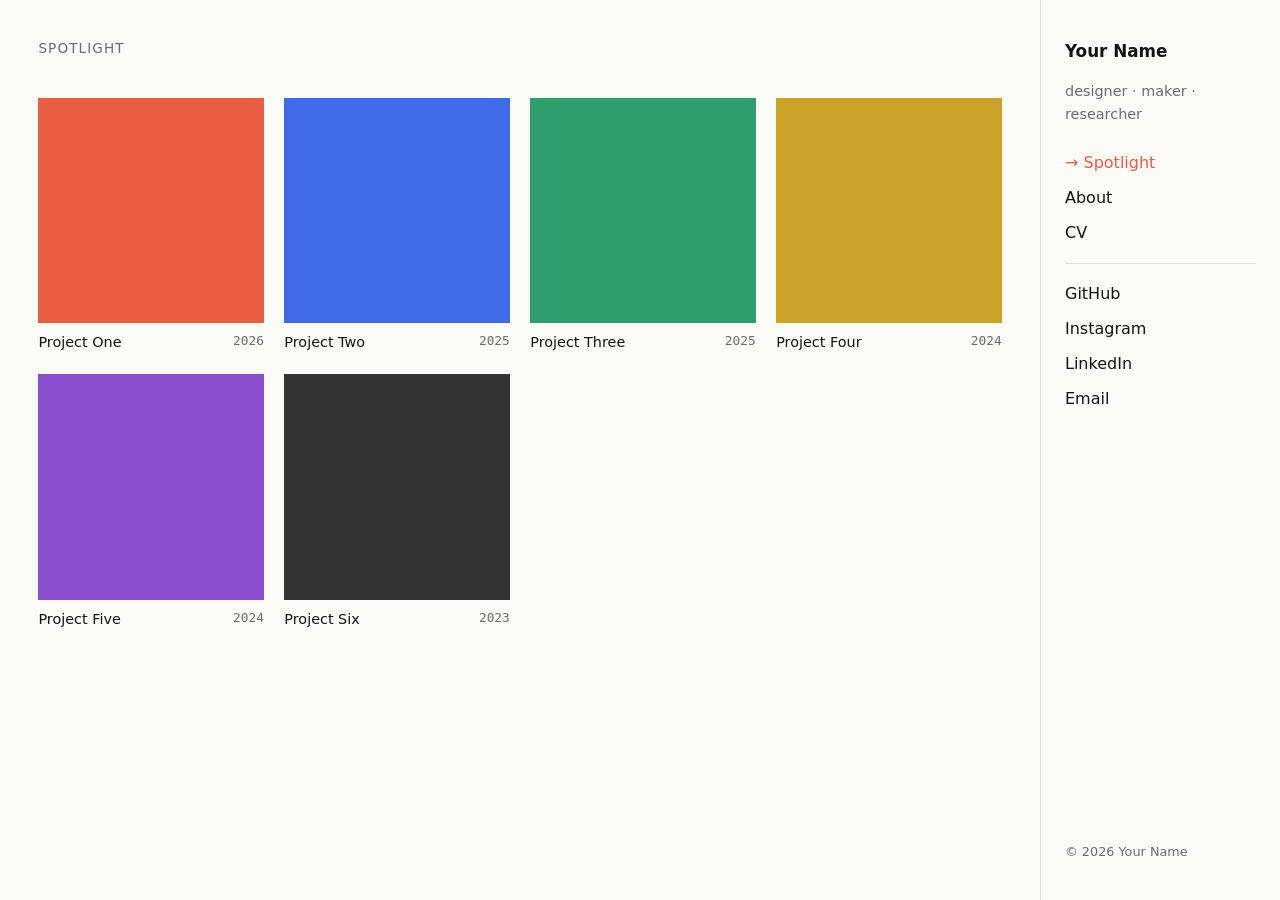
<file: index.html>
<!doctype html>
<html lang="en">
<head>
  <meta charset="utf-8">
  <meta name="viewport" content="width=device-width, initial-scale=1">
  <title>Spotlight — Portfolio</title>
  <meta name="description" content="Selected projects.">
  <link rel="stylesheet" href="assets/css/style.css">
</head>
<body data-root="">
  <div class="layout">
    <main class="content">
      <h1 class="page-title">Spotlight</h1>
      <!-- Tiles are generated from assets/js/data.js -->
      <ul class="grid" id="project-grid"></ul>
    </main>
    <aside class="sidebar" id="sidebar"></aside>
  </div>

  <script src="assets/js/data.js"></script>
  <script src="assets/js/site.js"></script>
</body>
</html>
</file>
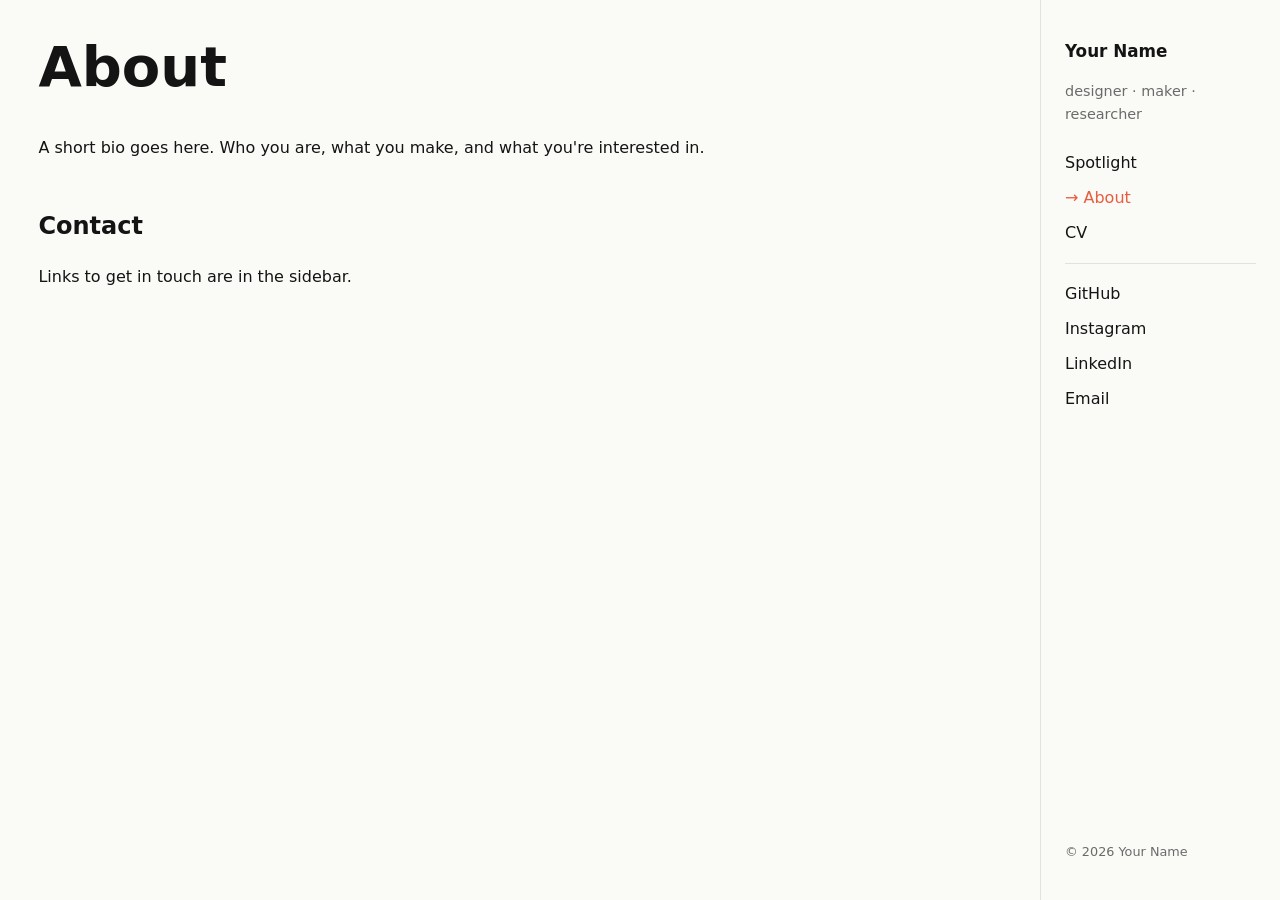
<file: about.html>
<!doctype html>
<html lang="en">
<head>
  <meta charset="utf-8">
  <meta name="viewport" content="width=device-width, initial-scale=1">
  <title>About — Portfolio</title>
  <link rel="stylesheet" href="assets/css/style.css">
</head>
<body data-root="">
  <div class="layout">
    <main class="content">
      <header class="project-header">
        <h1>About</h1>
      </header>
      <div class="prose">
        <p>A short bio goes here. Who you are, what you make, and what you're interested in.</p>
        <h2>Contact</h2>
        <p>Links to get in touch are in the sidebar.</p>
      </div>
    </main>
    <aside class="sidebar" id="sidebar"></aside>
  </div>

  <script src="assets/js/data.js"></script>
  <script src="assets/js/site.js"></script>
</body>
</html>
</file>
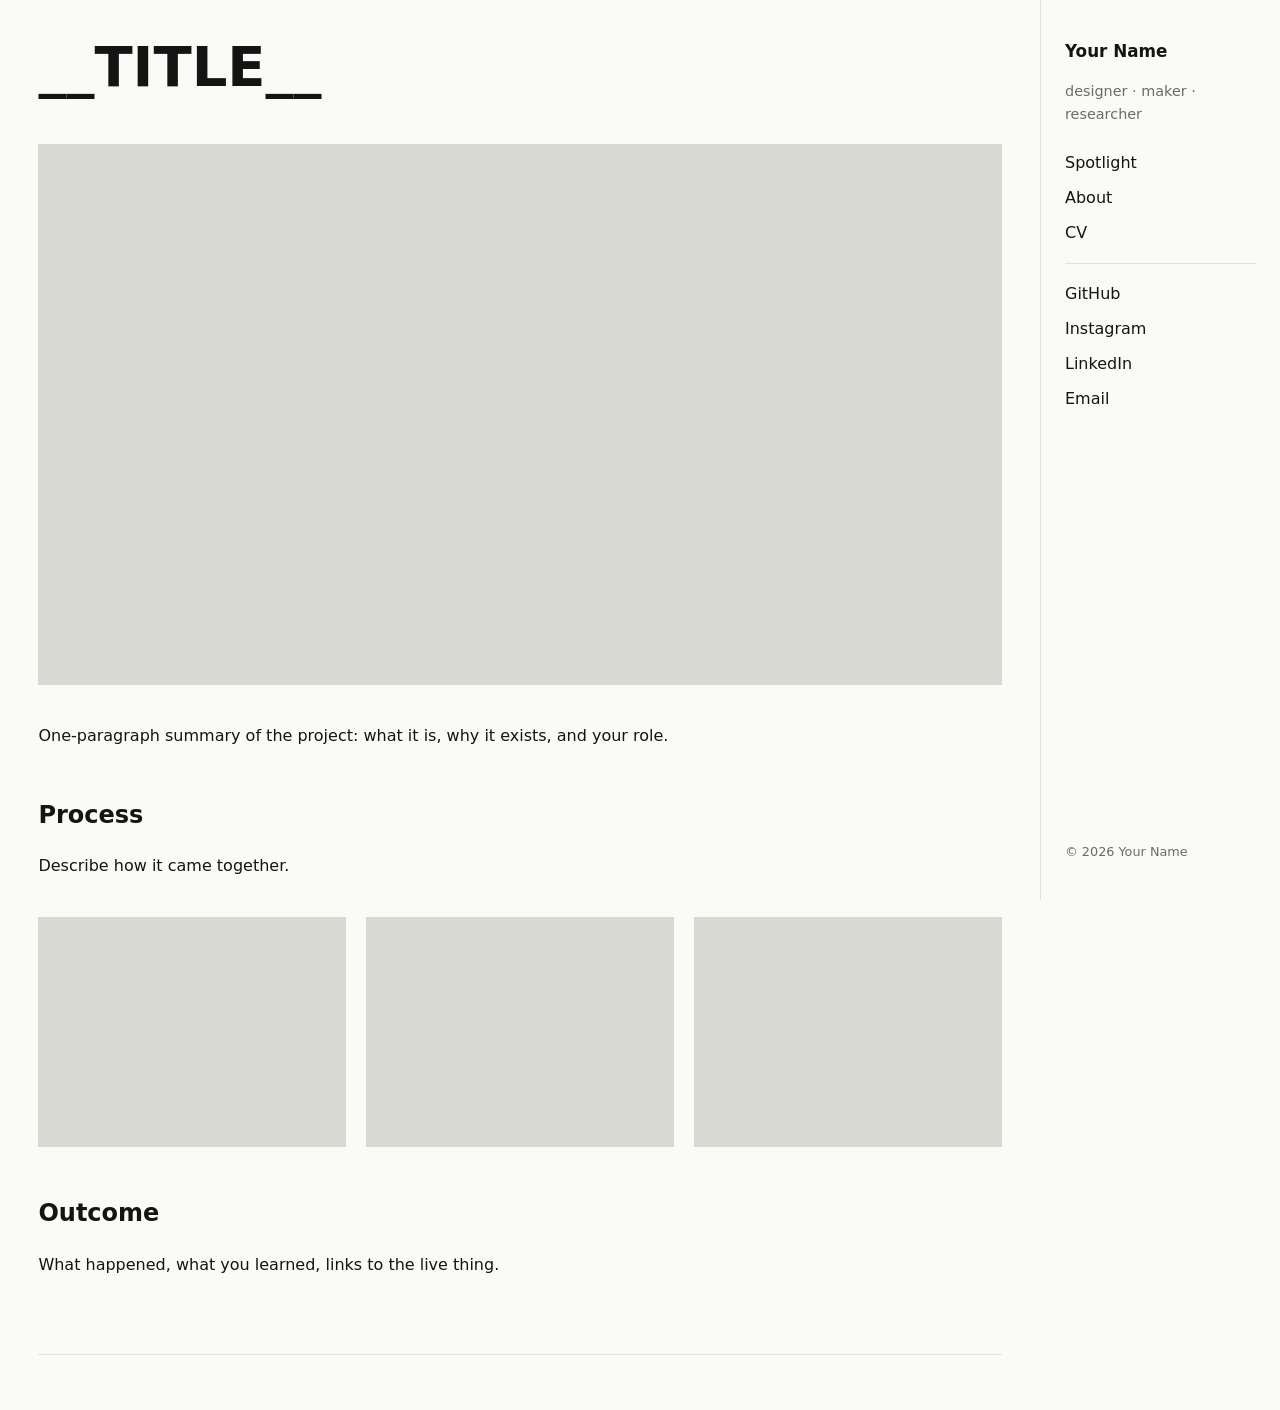
<file: projects/_template.html>
<!doctype html>
<!--
  Project page template. To add a project:
    1. Add an entry to `projects` in assets/js/data.js (pick a slug).
    2. Copy this file to projects/<slug>.html and set data-project="<slug>".
    3. Replace the placeholder content below.
  Title, year, tags and prev/next links are filled in from data.js.
  (Files starting with "_" are not published by GitHub Pages.)
-->
<html lang="en">
<head>
  <meta charset="utf-8">
  <meta name="viewport" content="width=device-width, initial-scale=1">
  <title>__TITLE__ — Portfolio</title>
  <link rel="stylesheet" href="../assets/css/style.css">
</head>
<body data-root="../" data-project="__SLUG__">
  <div class="layout">
    <main class="content">
      <header class="project-header">
        <h1 data-fill="title">__TITLE__</h1>
        <div class="project-meta">
          <span data-fill="year"></span>
          <span data-fill="tags"></span>
        </div>
      </header>

      <!-- Swap for <img class="hero" src="../assets/img/__SLUG__/hero.jpg" alt=""> -->
      <div class="hero"></div>

      <div class="prose">
        <p>One-paragraph summary of the project: what it is, why it exists, and your role.</p>
        <h2>Process</h2>
        <p>Describe how it came together.</p>
      </div>

      <div class="gallery">
        <div></div>
        <div></div>
        <div></div>
      </div>

      <div class="prose">
        <h2>Outcome</h2>
        <p>What happened, what you learned, links to the live thing.</p>
      </div>

      <nav class="pager" id="project-pager" aria-label="Projects"></nav>
    </main>
    <aside class="sidebar" id="sidebar"></aside>
  </div>

  <script src="../assets/js/data.js"></script>
  <script src="../assets/js/site.js"></script>
</body>
</html>
</file>
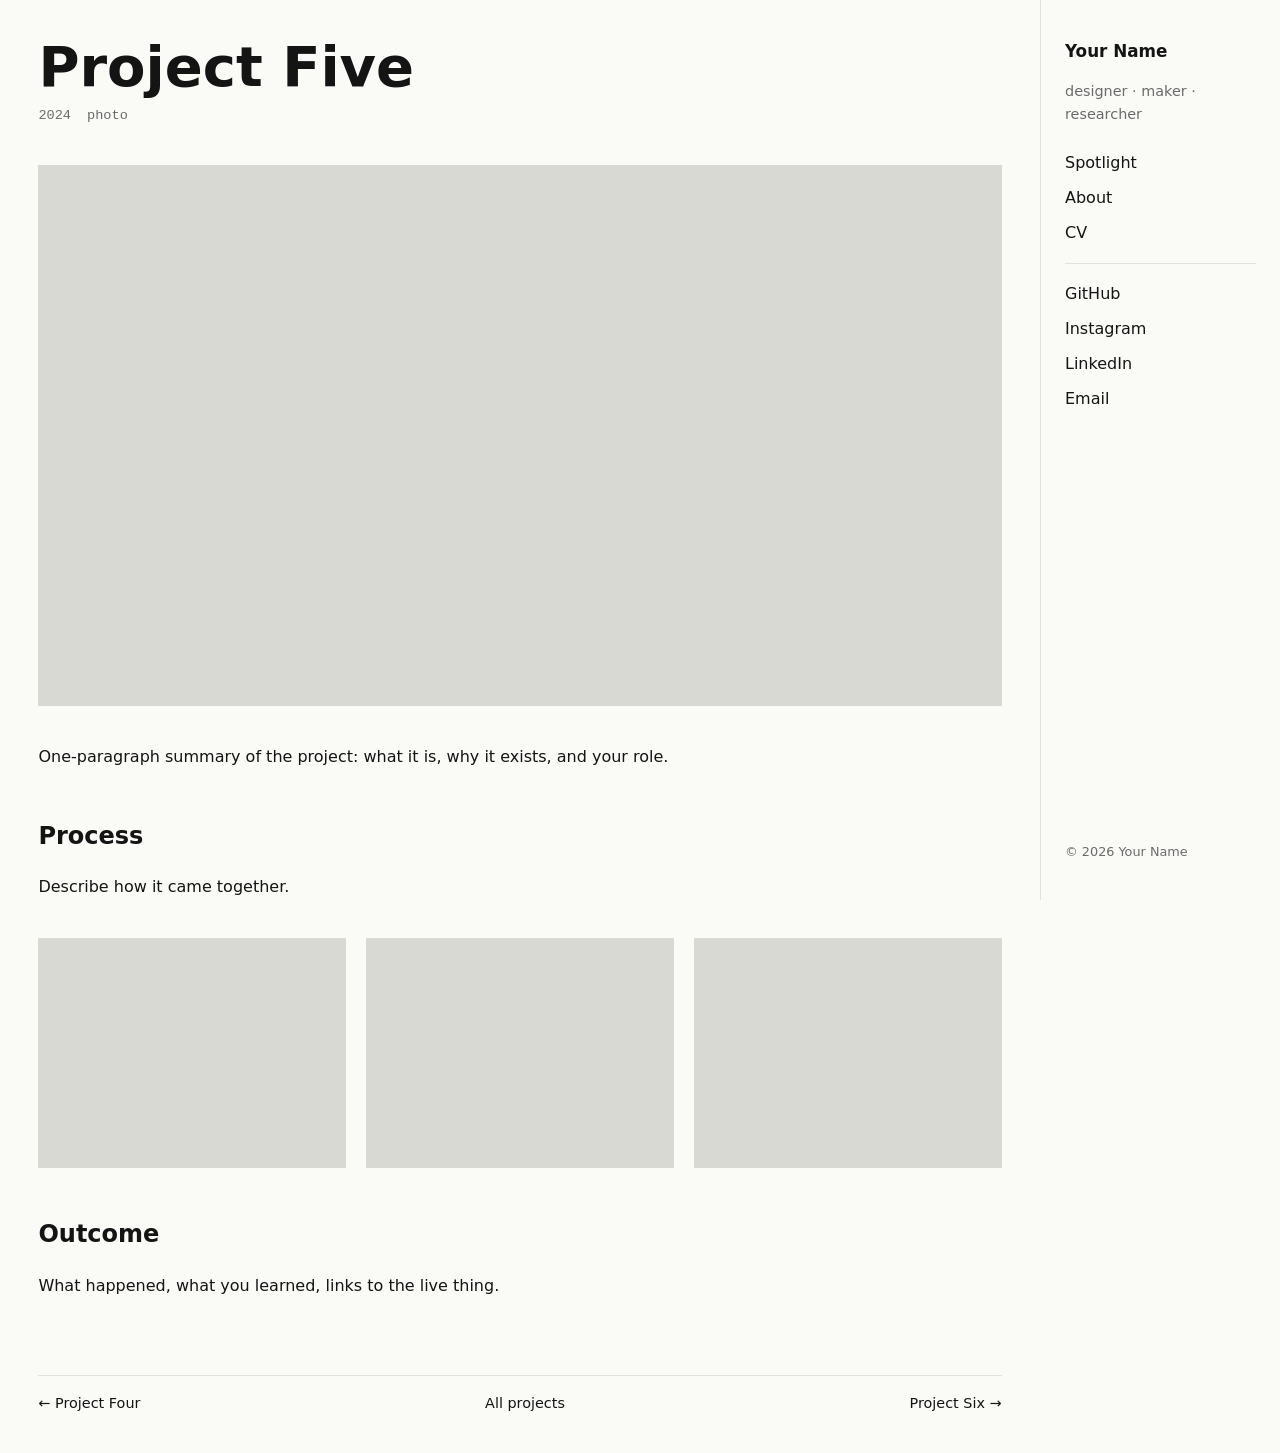
<file: projects/project-five.html>
<!doctype html>
<html lang="en">
<head>
  <meta charset="utf-8">
  <meta name="viewport" content="width=device-width, initial-scale=1">
  <title>Project Five — Portfolio</title>
  <link rel="stylesheet" href="../assets/css/style.css">
</head>
<body data-root="../" data-project="project-five">
  <div class="layout">
    <main class="content">
      <header class="project-header">
        <h1 data-fill="title">Project Five</h1>
        <div class="project-meta">
          <span data-fill="year"></span>
          <span data-fill="tags"></span>
        </div>
      </header>

      <!-- Swap for <img class="hero" src="../assets/img/project-five/hero.jpg" alt=""> -->
      <div class="hero"></div>

      <div class="prose">
        <p>One-paragraph summary of the project: what it is, why it exists, and your role.</p>
        <h2>Process</h2>
        <p>Describe how it came together.</p>
      </div>

      <div class="gallery">
        <div></div>
        <div></div>
        <div></div>
      </div>

      <div class="prose">
        <h2>Outcome</h2>
        <p>What happened, what you learned, links to the live thing.</p>
      </div>

      <nav class="pager" id="project-pager" aria-label="Projects"></nav>
    </main>
    <aside class="sidebar" id="sidebar"></aside>
  </div>

  <script src="../assets/js/data.js"></script>
  <script src="../assets/js/site.js"></script>
</body>
</html>
</file>
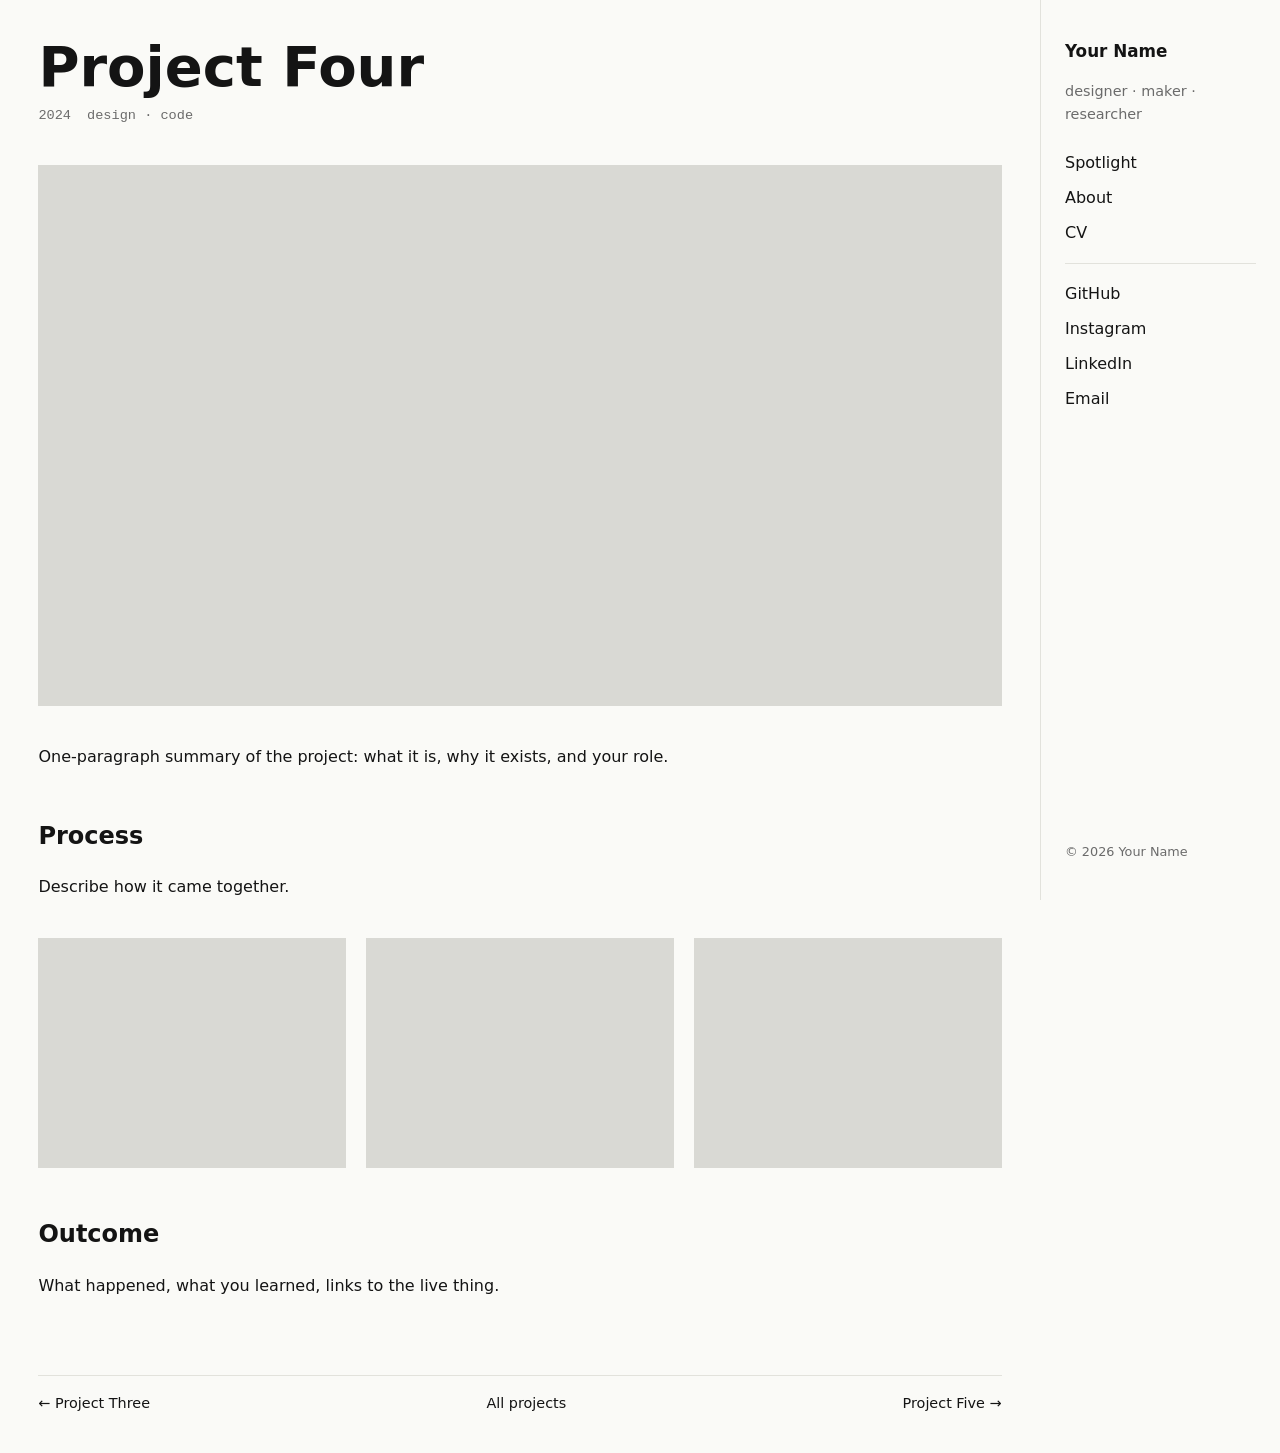
<file: projects/project-four.html>
<!doctype html>
<html lang="en">
<head>
  <meta charset="utf-8">
  <meta name="viewport" content="width=device-width, initial-scale=1">
  <title>Project Four — Portfolio</title>
  <link rel="stylesheet" href="../assets/css/style.css">
</head>
<body data-root="../" data-project="project-four">
  <div class="layout">
    <main class="content">
      <header class="project-header">
        <h1 data-fill="title">Project Four</h1>
        <div class="project-meta">
          <span data-fill="year"></span>
          <span data-fill="tags"></span>
        </div>
      </header>

      <!-- Swap for <img class="hero" src="../assets/img/project-four/hero.jpg" alt=""> -->
      <div class="hero"></div>

      <div class="prose">
        <p>One-paragraph summary of the project: what it is, why it exists, and your role.</p>
        <h2>Process</h2>
        <p>Describe how it came together.</p>
      </div>

      <div class="gallery">
        <div></div>
        <div></div>
        <div></div>
      </div>

      <div class="prose">
        <h2>Outcome</h2>
        <p>What happened, what you learned, links to the live thing.</p>
      </div>

      <nav class="pager" id="project-pager" aria-label="Projects"></nav>
    </main>
    <aside class="sidebar" id="sidebar"></aside>
  </div>

  <script src="../assets/js/data.js"></script>
  <script src="../assets/js/site.js"></script>
</body>
</html>
</file>
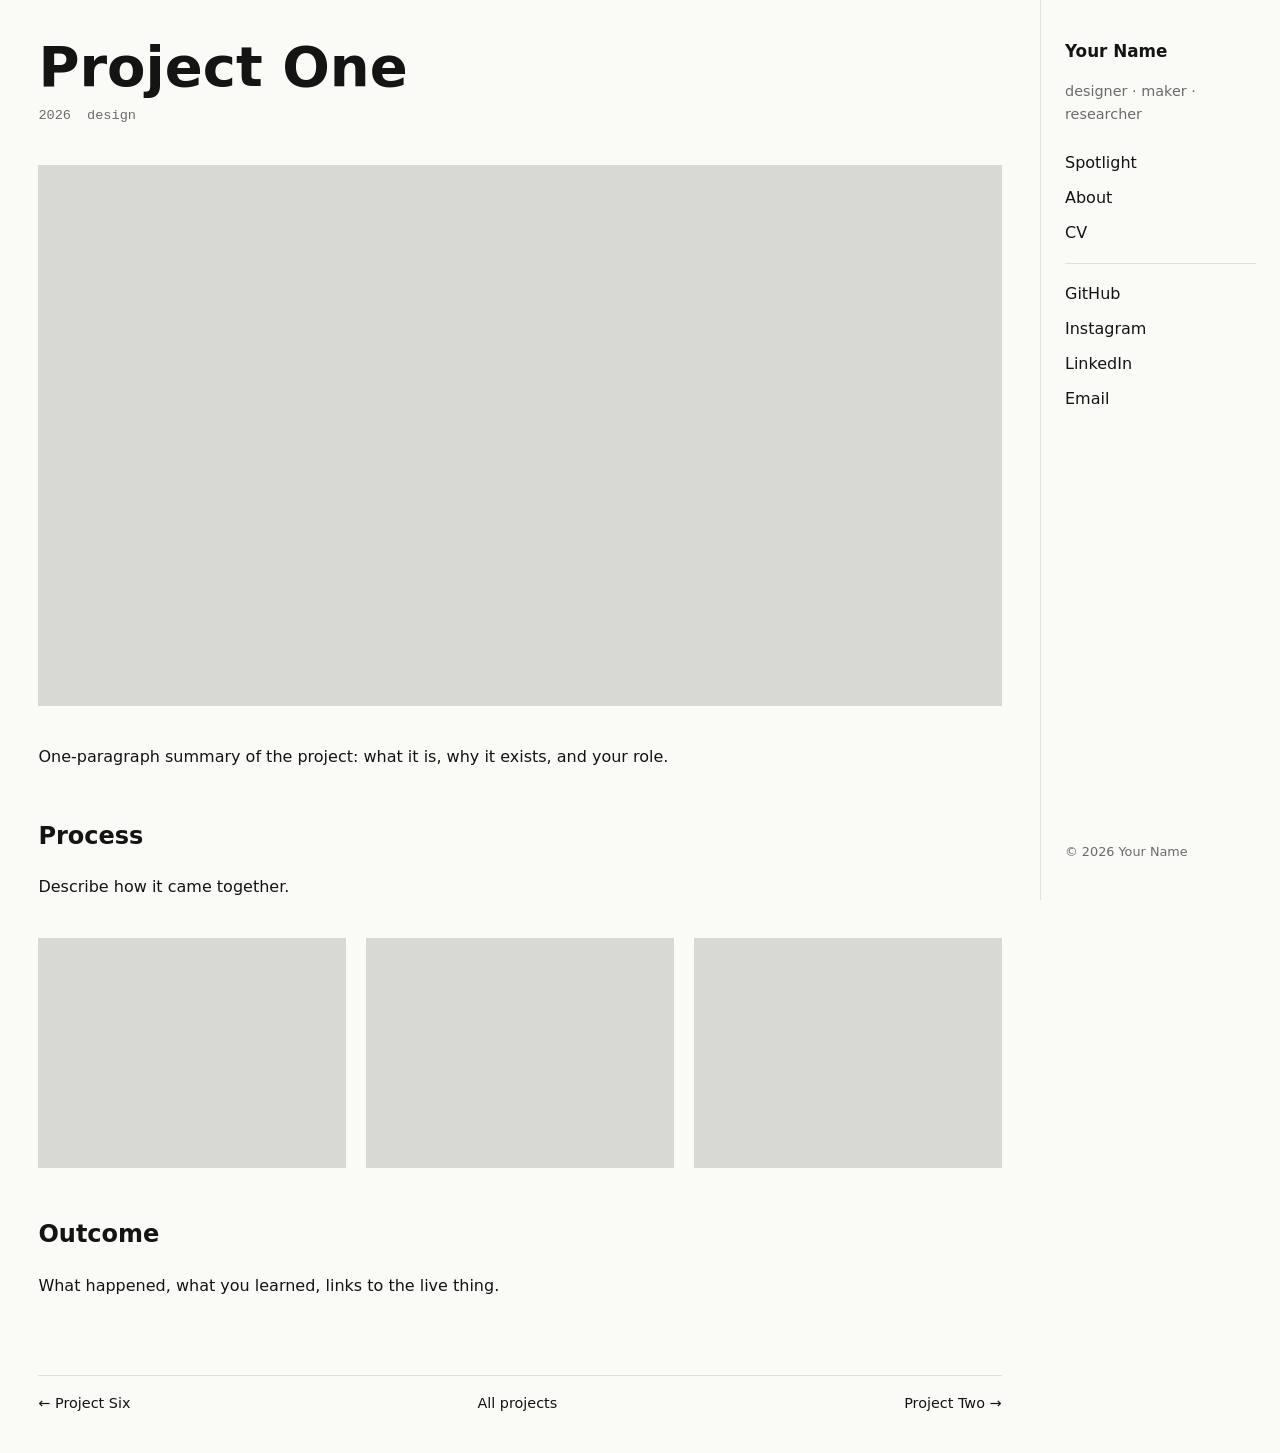
<file: projects/project-one.html>
<!doctype html>
<html lang="en">
<head>
  <meta charset="utf-8">
  <meta name="viewport" content="width=device-width, initial-scale=1">
  <title>Project One — Portfolio</title>
  <link rel="stylesheet" href="../assets/css/style.css">
</head>
<body data-root="../" data-project="project-one">
  <div class="layout">
    <main class="content">
      <header class="project-header">
        <h1 data-fill="title">Project One</h1>
        <div class="project-meta">
          <span data-fill="year"></span>
          <span data-fill="tags"></span>
        </div>
      </header>

      <!-- Swap for <img class="hero" src="../assets/img/project-one/hero.jpg" alt=""> -->
      <div class="hero"></div>

      <div class="prose">
        <p>One-paragraph summary of the project: what it is, why it exists, and your role.</p>
        <h2>Process</h2>
        <p>Describe how it came together.</p>
      </div>

      <div class="gallery">
        <div></div>
        <div></div>
        <div></div>
      </div>

      <div class="prose">
        <h2>Outcome</h2>
        <p>What happened, what you learned, links to the live thing.</p>
      </div>

      <nav class="pager" id="project-pager" aria-label="Projects"></nav>
    </main>
    <aside class="sidebar" id="sidebar"></aside>
  </div>

  <script src="../assets/js/data.js"></script>
  <script src="../assets/js/site.js"></script>
</body>
</html>
</file>
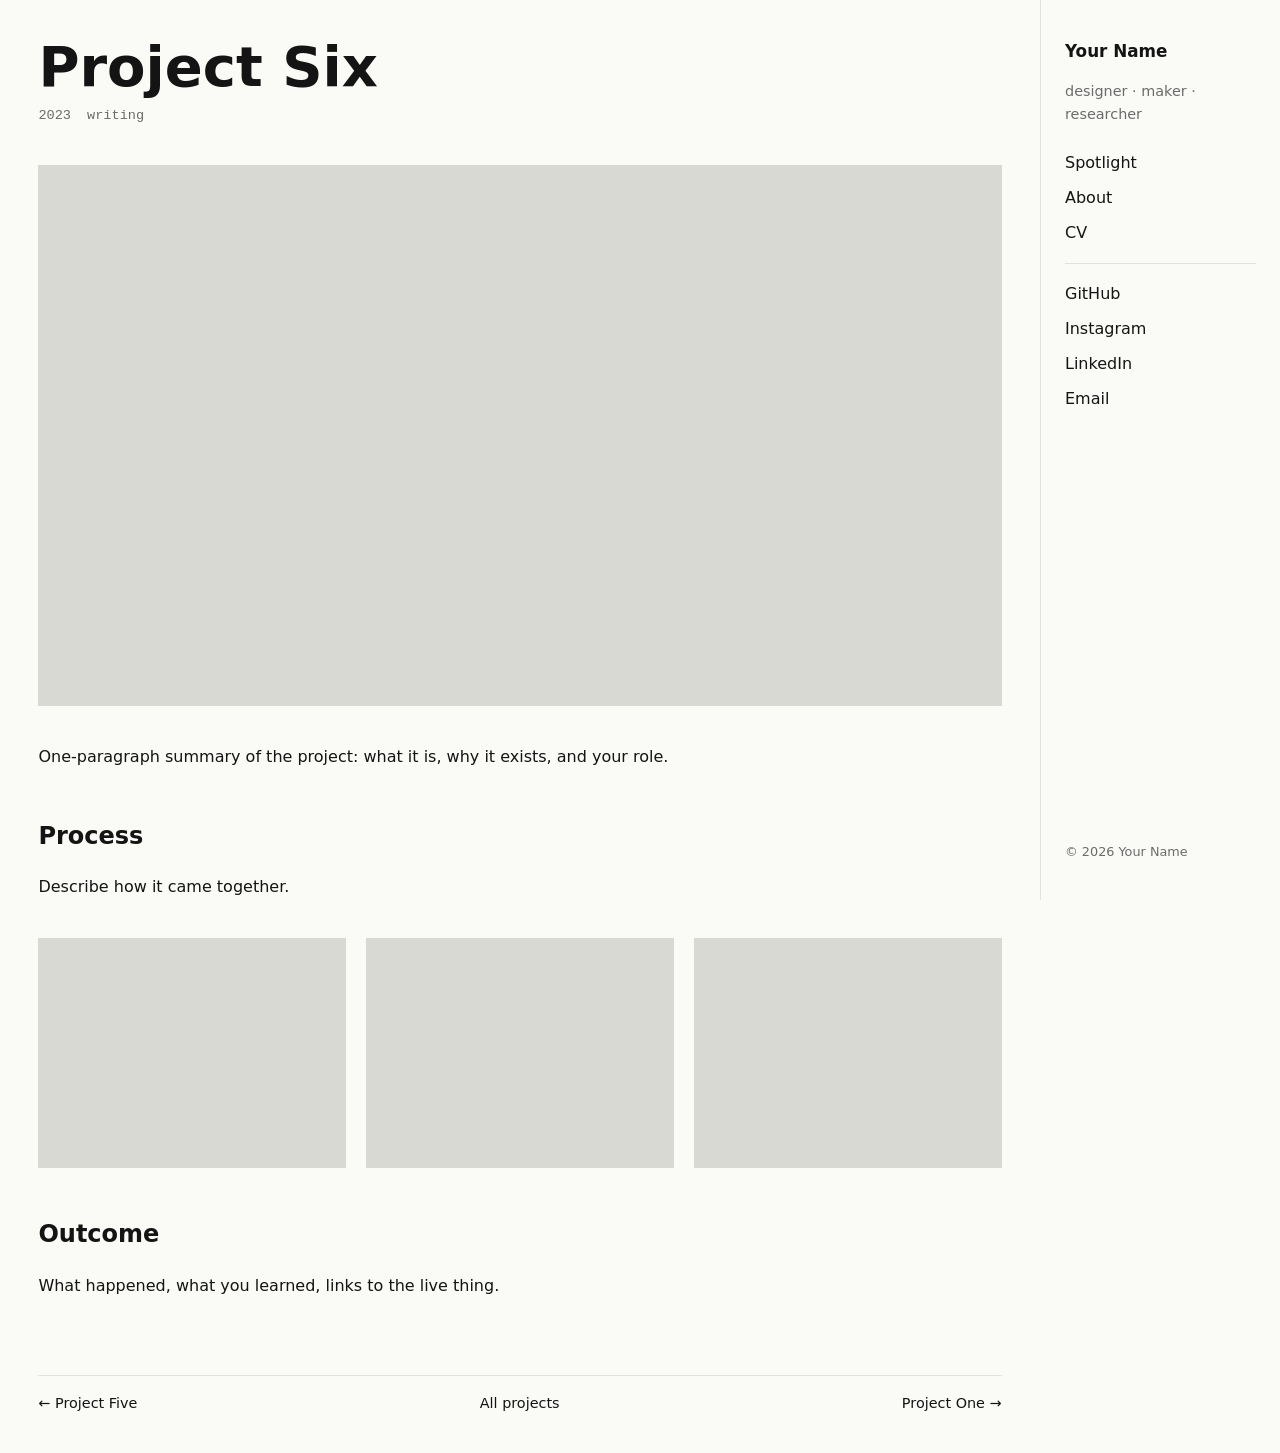
<file: projects/project-six.html>
<!doctype html>
<html lang="en">
<head>
  <meta charset="utf-8">
  <meta name="viewport" content="width=device-width, initial-scale=1">
  <title>Project Six — Portfolio</title>
  <link rel="stylesheet" href="../assets/css/style.css">
</head>
<body data-root="../" data-project="project-six">
  <div class="layout">
    <main class="content">
      <header class="project-header">
        <h1 data-fill="title">Project Six</h1>
        <div class="project-meta">
          <span data-fill="year"></span>
          <span data-fill="tags"></span>
        </div>
      </header>

      <!-- Swap for <img class="hero" src="../assets/img/project-six/hero.jpg" alt=""> -->
      <div class="hero"></div>

      <div class="prose">
        <p>One-paragraph summary of the project: what it is, why it exists, and your role.</p>
        <h2>Process</h2>
        <p>Describe how it came together.</p>
      </div>

      <div class="gallery">
        <div></div>
        <div></div>
        <div></div>
      </div>

      <div class="prose">
        <h2>Outcome</h2>
        <p>What happened, what you learned, links to the live thing.</p>
      </div>

      <nav class="pager" id="project-pager" aria-label="Projects"></nav>
    </main>
    <aside class="sidebar" id="sidebar"></aside>
  </div>

  <script src="../assets/js/data.js"></script>
  <script src="../assets/js/site.js"></script>
</body>
</html>
</file>
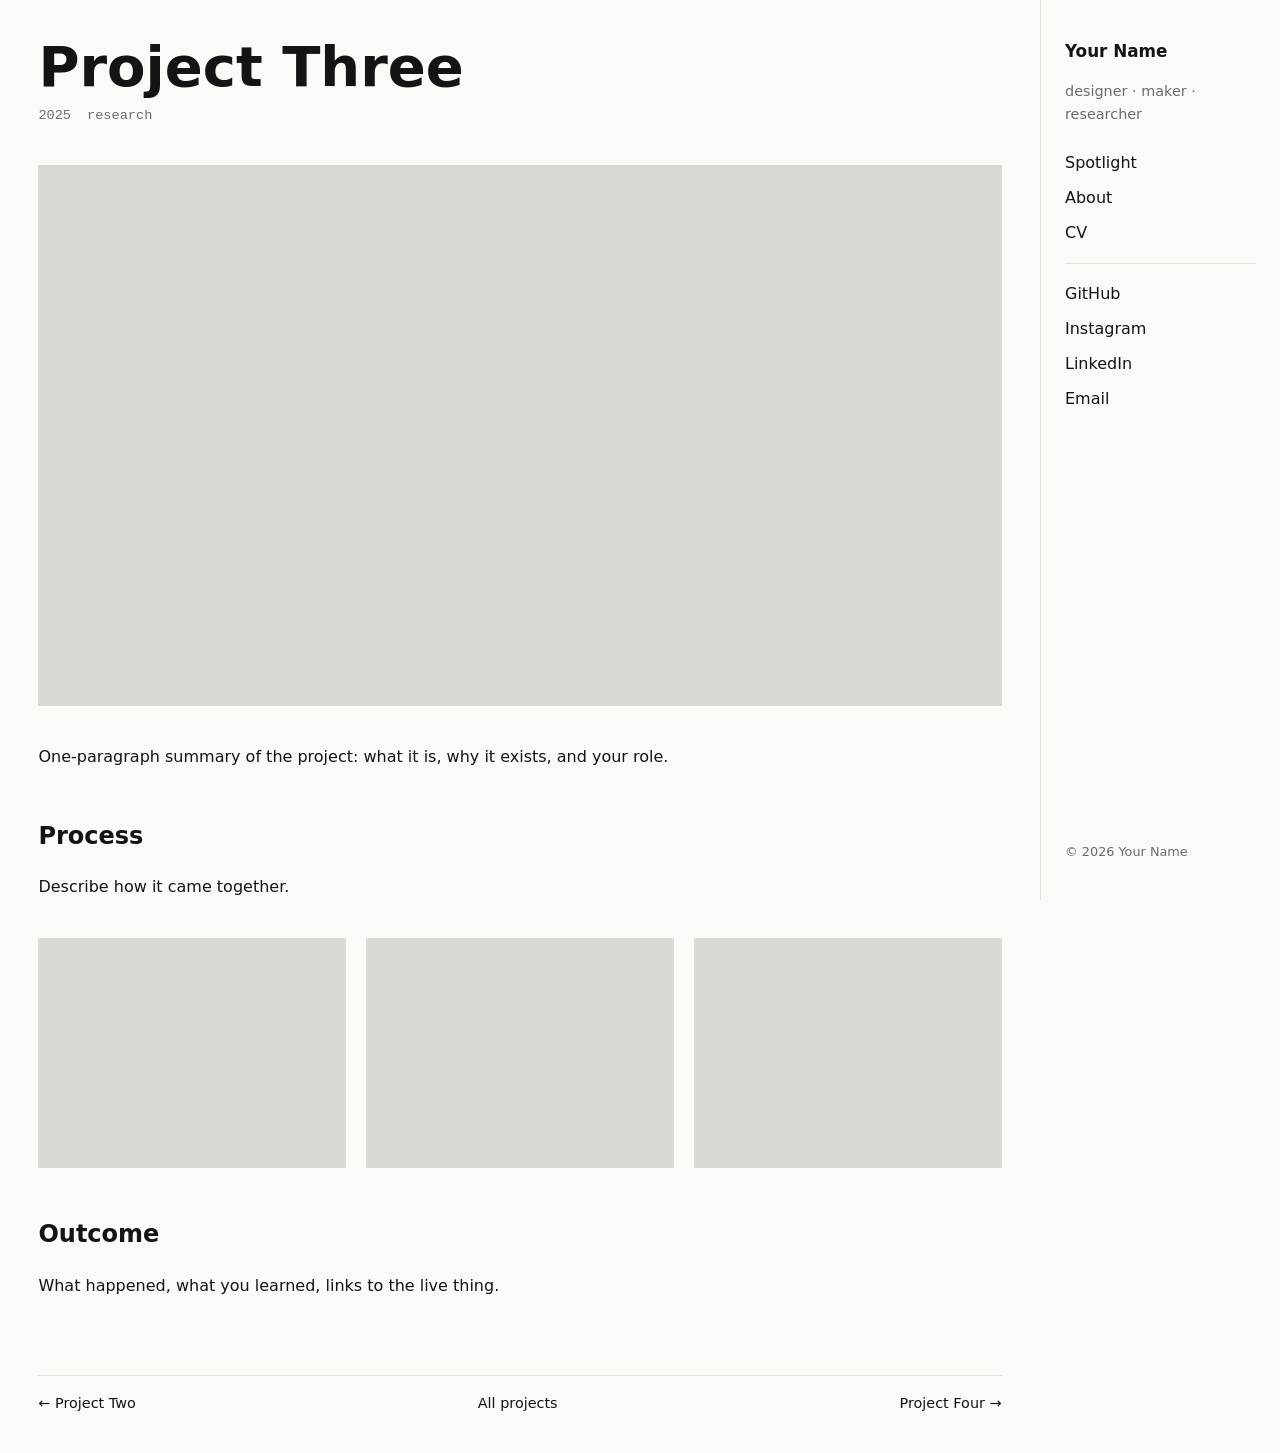
<file: projects/project-three.html>
<!doctype html>
<html lang="en">
<head>
  <meta charset="utf-8">
  <meta name="viewport" content="width=device-width, initial-scale=1">
  <title>Project Three — Portfolio</title>
  <link rel="stylesheet" href="../assets/css/style.css">
</head>
<body data-root="../" data-project="project-three">
  <div class="layout">
    <main class="content">
      <header class="project-header">
        <h1 data-fill="title">Project Three</h1>
        <div class="project-meta">
          <span data-fill="year"></span>
          <span data-fill="tags"></span>
        </div>
      </header>

      <!-- Swap for <img class="hero" src="../assets/img/project-three/hero.jpg" alt=""> -->
      <div class="hero"></div>

      <div class="prose">
        <p>One-paragraph summary of the project: what it is, why it exists, and your role.</p>
        <h2>Process</h2>
        <p>Describe how it came together.</p>
      </div>

      <div class="gallery">
        <div></div>
        <div></div>
        <div></div>
      </div>

      <div class="prose">
        <h2>Outcome</h2>
        <p>What happened, what you learned, links to the live thing.</p>
      </div>

      <nav class="pager" id="project-pager" aria-label="Projects"></nav>
    </main>
    <aside class="sidebar" id="sidebar"></aside>
  </div>

  <script src="../assets/js/data.js"></script>
  <script src="../assets/js/site.js"></script>
</body>
</html>
</file>
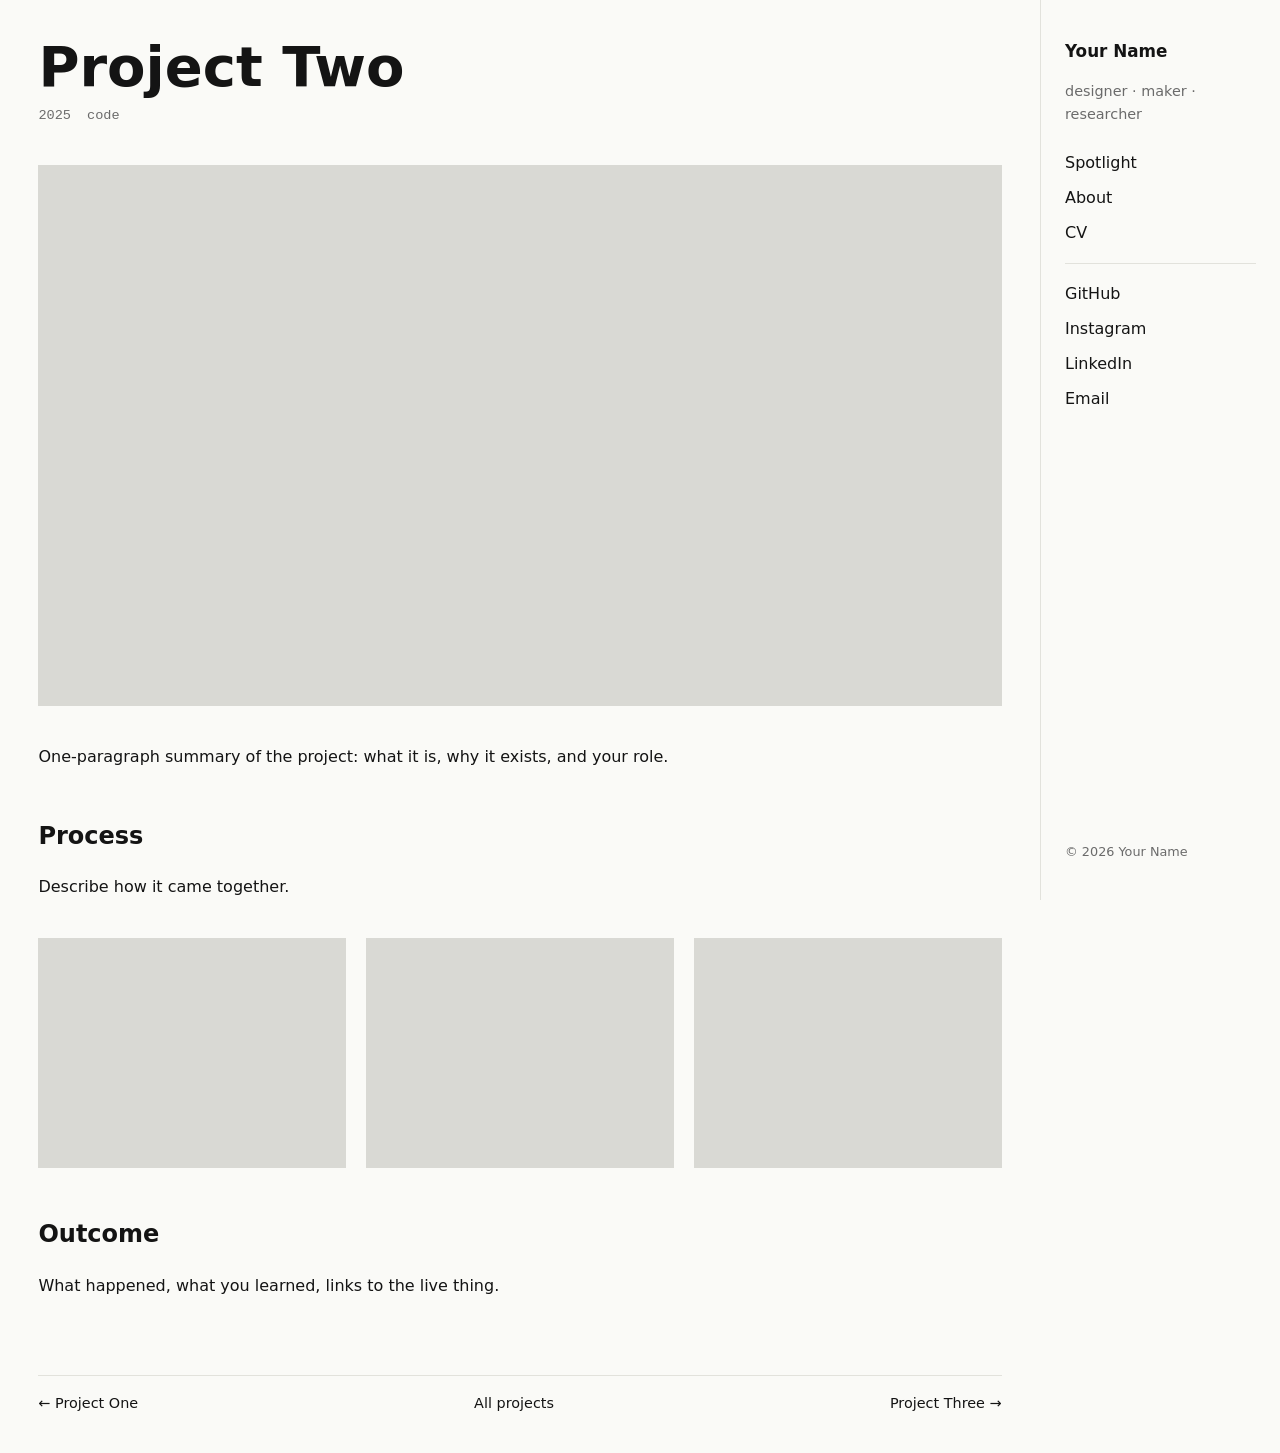
<file: projects/project-two.html>
<!doctype html>
<html lang="en">
<head>
  <meta charset="utf-8">
  <meta name="viewport" content="width=device-width, initial-scale=1">
  <title>Project Two — Portfolio</title>
  <link rel="stylesheet" href="../assets/css/style.css">
</head>
<body data-root="../" data-project="project-two">
  <div class="layout">
    <main class="content">
      <header class="project-header">
        <h1 data-fill="title">Project Two</h1>
        <div class="project-meta">
          <span data-fill="year"></span>
          <span data-fill="tags"></span>
        </div>
      </header>

      <!-- Swap for <img class="hero" src="../assets/img/project-two/hero.jpg" alt=""> -->
      <div class="hero"></div>

      <div class="prose">
        <p>One-paragraph summary of the project: what it is, why it exists, and your role.</p>
        <h2>Process</h2>
        <p>Describe how it came together.</p>
      </div>

      <div class="gallery">
        <div></div>
        <div></div>
        <div></div>
      </div>

      <div class="prose">
        <h2>Outcome</h2>
        <p>What happened, what you learned, links to the live thing.</p>
      </div>

      <nav class="pager" id="project-pager" aria-label="Projects"></nav>
    </main>
    <aside class="sidebar" id="sidebar"></aside>
  </div>

  <script src="../assets/js/data.js"></script>
  <script src="../assets/js/site.js"></script>
</body>
</html>
</file>
<file: assets/css/style.css>
/* ============================================================
   Tokens — change these to restyle the whole site
   ============================================================ */
:root {
  --bg: #fafaf7;
  --fg: #141414;
  --muted: #6b6b6b;
  --line: #e2e2dc;
  --accent: #e85d3f;
  --tile-fallback: #d9d9d4;

  --sidebar-width: 240px;
  --gutter: clamp(16px, 3vw, 40px);
  --grid-gap: clamp(12px, 1.6vw, 24px);
  --tile-min: 220px;          /* smallest tile width before the grid reflows */

  --font: "Inter", system-ui, -apple-system, "Segoe UI", sans-serif;
  --font-mono: ui-monospace, "SF Mono", Menlo, monospace;
}

@media (prefers-color-scheme: dark) {
  :root {
    --bg: #111111;
    --fg: #f0f0ec;
    --muted: #9a9a94;
    --line: #2a2a2a;
    --tile-fallback: #2a2a2a;
  }
}

/* ============================================================
   Base
   ============================================================ */
*, *::before, *::after { box-sizing: border-box; }

html { -webkit-text-size-adjust: 100%; }

body {
  margin: 0;
  background: var(--bg);
  color: var(--fg);
  font-family: var(--font);
  font-size: 16px;
  line-height: 1.55;
}

a { color: inherit; }
img { max-width: 100%; display: block; }

/* ============================================================
   Layout: content on the left, sidebar fixed on the right
   ============================================================ */
.layout {
  display: grid;
  grid-template-columns: minmax(0, 1fr) var(--sidebar-width);
  min-height: 100vh;
}

.content {
  padding: var(--gutter);
  min-width: 0;
}

.sidebar {
  position: sticky;
  top: 0;
  height: 100vh;
  overflow-y: auto;
  border-left: 1px solid var(--line);
  padding: var(--gutter) 24px;
  display: flex;
  flex-direction: column;
  gap: 16px;
}

.sidebar-header {
  display: flex;
  justify-content: space-between;
  align-items: baseline;
}

.site-name {
  font-weight: 600;
  font-size: 1.05rem;
  text-decoration: none;
}

.menu-toggle {
  display: none;
  font: inherit;
  font-size: 0.9rem;
  background: none;
  border: 1px solid var(--line);
  color: var(--fg);
  padding: 4px 12px;
  border-radius: 999px;
  cursor: pointer;
}

.sidebar-body {
  display: flex;
  flex-direction: column;
  flex: 1;
  gap: 24px;
}

.tagline {
  margin: 0;
  color: var(--muted);
  font-size: 0.9rem;
}

.sidebar-nav ul {
  list-style: none;
  margin: 0;
  padding: 0;
  display: flex;
  flex-direction: column;
  gap: 6px;
}

.sidebar-nav a {
  text-decoration: none;
  display: inline-block;
  padding: 2px 0;
  transition: color 0.15s;
}

.sidebar-nav a:hover,
.sidebar-nav a[aria-current="page"] { color: var(--accent); }

.sidebar-nav a[aria-current="page"]::before { content: "→ "; }

.sidebar-nav .divider {
  height: 1px;
  background: var(--line);
  margin: 10px 0;
}

.copyright {
  margin: auto 0 0;
  font-size: 0.8rem;
  color: var(--muted);
}

/* ============================================================
   Spotlight grid — square tiles
   ============================================================ */
.page-title {
  font-size: 0.85rem;
  font-weight: 500;
  letter-spacing: 0.08em;
  text-transform: uppercase;
  color: var(--muted);
  margin: 0 0 var(--gutter);
}

.grid {
  list-style: none;
  margin: 0;
  padding: 0;
  display: grid;
  grid-template-columns: repeat(auto-fill, minmax(min(var(--tile-min), 100%), 1fr));
  gap: var(--grid-gap);
}

.tile {
  display: block;
  text-decoration: none;
}

.tile-thumb {
  aspect-ratio: 1 / 1;
  background-size: cover;
  background-position: center;
  transition: transform 0.25s ease, filter 0.25s ease;
}

.tile:hover .tile-thumb,
.tile:focus-visible .tile-thumb {
  transform: scale(0.97);
  filter: brightness(1.05);
}

.tile-meta {
  display: flex;
  justify-content: space-between;
  gap: 8px;
  padding-top: 8px;
  font-size: 0.9rem;
}

.tile-year {
  color: var(--muted);
  font-family: var(--font-mono);
  font-size: 0.8rem;
}

.tile:focus-visible { outline: 2px solid var(--accent); outline-offset: 4px; }

/* ============================================================
   Project & text pages
   ============================================================ */
.project-header { margin-bottom: var(--gutter); }

.project-header h1 {
  font-size: clamp(2rem, 5vw, 3.5rem);
  line-height: 1.05;
  margin: 0 0 8px;
}

.project-meta {
  color: var(--muted);
  font-family: var(--font-mono);
  font-size: 0.85rem;
  display: flex;
  gap: 16px;
  flex-wrap: wrap;
}

.prose { max-width: 68ch; }
.prose h2 { margin-top: 2em; }

.hero {
  aspect-ratio: 16 / 9;
  background: var(--tile-fallback);
  margin-bottom: var(--gutter);
}

.gallery {
  display: grid;
  grid-template-columns: repeat(auto-fill, minmax(min(280px, 100%), 1fr));
  gap: var(--grid-gap);
  margin: var(--gutter) 0;
}

.gallery > * {
  aspect-ratio: 4 / 3;
  background: var(--tile-fallback);
  object-fit: cover;
  width: 100%;
}

.pager {
  display: flex;
  justify-content: space-between;
  gap: 16px;
  flex-wrap: wrap;
  border-top: 1px solid var(--line);
  margin-top: calc(var(--gutter) * 2);
  padding-top: 16px;
  font-size: 0.9rem;
}

.pager a { text-decoration: none; }
.pager a:hover { color: var(--accent); }

/* ============================================================
   Mobile: sidebar becomes a top bar with a toggle
   ============================================================ */
@media (max-width: 760px) {
  :root { --gutter: 16px; --tile-min: 150px; }

  .layout { grid-template-columns: 1fr; }

  .sidebar {
    order: -1;
    position: sticky;
    height: auto;
    z-index: 10;
    background: var(--bg);
    border-left: 0;
    border-bottom: 1px solid var(--line);
    padding: 14px 16px;
  }

  .menu-toggle { display: inline-block; }
  .sidebar-body { display: none; padding-top: 8px; }
  .sidebar.is-open .sidebar-body { display: flex; }
  .copyright { margin-top: 8px; }
}

@media (prefers-reduced-motion: reduce) {
  * { transition: none !important; }
}
</file>
